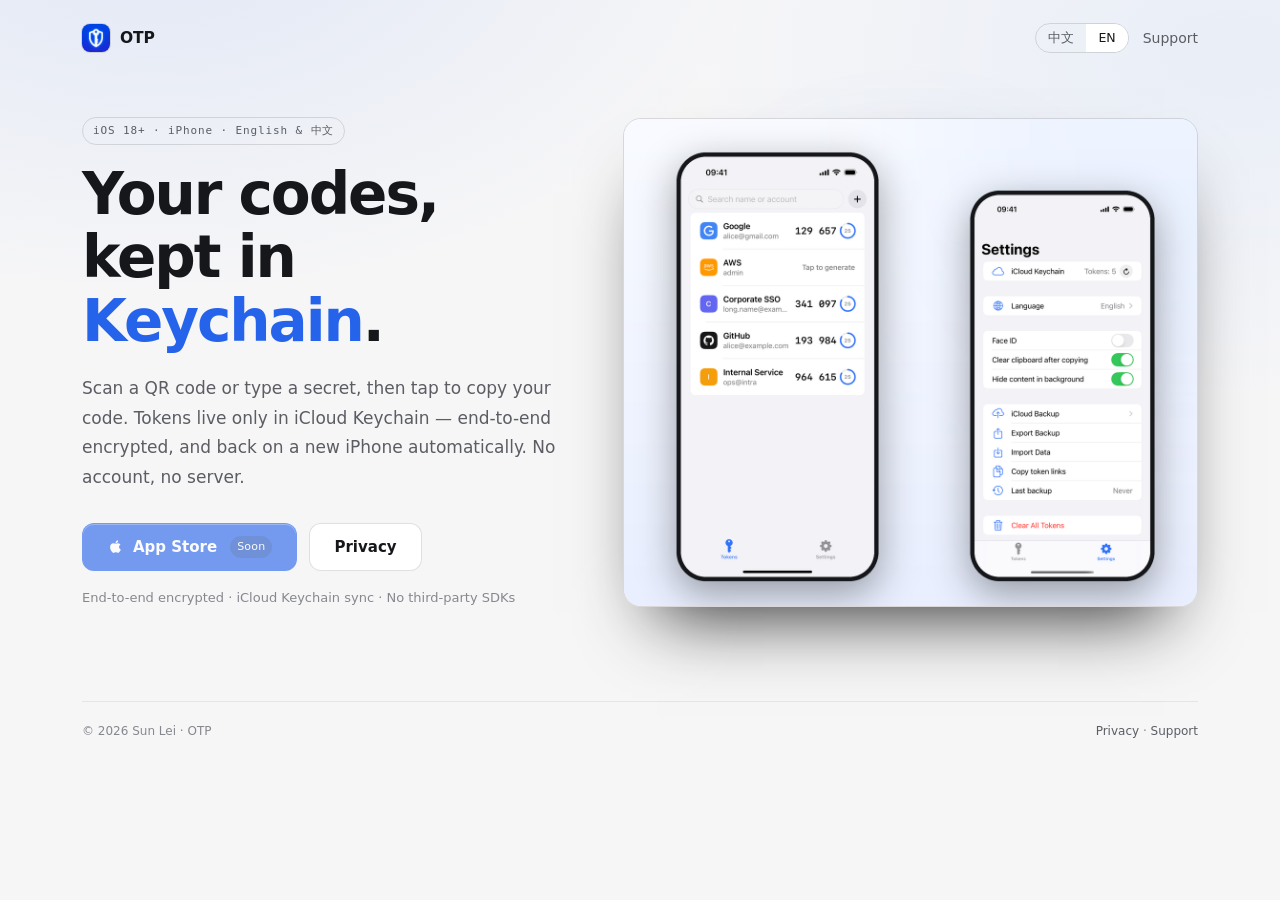
<file: site/index.html>
<!doctype html>
<html lang="zh-CN"
      data-title-zh="OTP — 验证码，只留在 iCloud 钥匙串里"
      data-title-en="OTP — your codes, kept in iCloud Keychain"
      data-desc-zh="OTP 是一款 iPhone 原生动态口令验证器：令牌只存在 iCloud 钥匙串，端到端加密、自动同步，不联网、不收集数据，支持中英文。"
      data-desc-en="OTP is a native iPhone authenticator whose tokens live only in iCloud Keychain: end-to-end encrypted, synced automatically, with no network access and no data collection."
      data-og-zh="https://redcarl.github.io/OTP/assets/screenshot-zh.png"
      data-og-en="https://redcarl.github.io/OTP/assets/screenshot-en.png">
<head>
<meta charset="utf-8" />
<meta name="viewport" content="width=device-width, initial-scale=1, viewport-fit=cover" />
<title>OTP — 验证码，只留在 iCloud 钥匙串里</title>
<meta name="description" content="OTP 是一款 iPhone 原生动态口令验证器：令牌只存在 iCloud 钥匙串，端到端加密、自动同步，不联网、不收集数据，支持中英文。" />
<meta name="theme-color" content="#0e0f10" media="(prefers-color-scheme: dark)" />
<meta name="theme-color" content="#f6f6f7" media="(prefers-color-scheme: light)" />
<link rel="icon" href="assets/icon.png" type="image/png" />
<link rel="stylesheet" href="assets/site.css" />
<link rel="canonical" href="https://redcarl.github.io/OTP/" />

<meta property="og:type" content="website" />
<meta property="og:url" content="https://redcarl.github.io/OTP/" />
<meta property="og:title" content="OTP — 验证码，只留在 iCloud 钥匙串里" />
<meta property="og:description" content="令牌只存在 iCloud 钥匙串，端到端加密、自动同步，不联网、不收集数据。" />
<meta property="og:image" content="https://redcarl.github.io/OTP/assets/screenshot-zh.png" />
<meta property="og:locale" content="zh_CN" />
</head>

<body>
<div class="wrap">

  <header class="nav">
    <a class="brand" href="index.html">
      <img src="assets/icon.png" width="28" height="28" alt="" />
      OTP
    </a>
    <div class="nav-right">
      <div class="lang" role="group" aria-label="Language / 语言">
        <button type="button" data-set-lang="zh" aria-pressed="true">中文</button>
        <button type="button" data-set-lang="en" aria-pressed="false">EN</button>
      </div>
      <a class="nav-link" href="support.html"><span data-zh>支持</span><span data-en hidden>Support</span></a>
    </div>
  </header>

  <main>
    <section class="hero">
      <div class="copy">
        <p class="eyebrow"><span data-zh>iOS 18+ · iPhone · 中英文界面</span><span data-en hidden>iOS 18+ · iPhone · English &amp; 中文</span></p>

        <h1>
          <span data-zh>验证码，<br />只留在<em>钥匙串</em>里。</span>
          <span data-en hidden>Your codes,<br />kept in <em>Keychain</em>.</span>
        </h1>

        <p class="lede">
          <span data-zh>扫码或手动添加，点一下复制验证码。令牌只存进 iCloud 钥匙串——端到端加密、换机自动回来。没有账号，也没有服务器。</span>
          <span data-en hidden>Scan a QR code or type a secret, then tap to copy your code. Tokens live only in iCloud Keychain — end-to-end encrypted, and back on a new iPhone automatically. No account, no server.</span>
        </p>

        <div class="actions">
          <!-- Replace the disabled span with https://apps.apple.com/app/id6835475936 once the app is live. -->
          <span class="btn btn-primary is-disabled" aria-disabled="true">
            <svg viewBox="0 0 24 24" fill="currentColor" aria-hidden="true"><path d="M17.05 20.28c-.98.95-2.05.8-3.08.35-1.09-.46-2.09-.48-3.24 0-1.44.62-2.2.44-3.06-.35C2.79 15.25 3.51 7.59 9.05 7.31c1.35.07 2.29.74 3.08.8 1.18-.24 2.31-.93 3.57-.84 1.51.12 2.65.72 3.4 1.8-3.12 1.87-2.38 5.98.48 7.13-.57 1.5-1.31 2.99-2.54 4.09zM12.03 7.25c-.15-2.23 1.66-4.07 3.74-4.25.29 2.58-2.34 4.5-3.74 4.25z"/></svg>
            App Store
            <span class="btn-badge" data-zh>即将上架</span><span class="btn-badge" data-en hidden>Soon</span>
          </span>
          <a class="btn btn-ghost" href="privacy.html"><span data-zh>隐私政策</span><span data-en hidden>Privacy</span></a>
        </div>

        <p class="hint">
          <span data-zh>端到端加密 · iCloud 钥匙串自动同步 · 无第三方 SDK</span>
          <span data-en hidden>End-to-end encrypted · iCloud Keychain sync · No third-party SDKs</span>
        </p>
      </div>

      <figure class="shot">
        <img data-zh src="assets/screenshot-zh.png" width="1200" height="1020"
             alt="OTP 界面：令牌列表、设置与添加令牌" />
        <img data-en hidden src="assets/screenshot-en.png" width="1200" height="1020"
             alt="OTP interface: token list, settings and add token" />
      </figure>
    </section>
  </main>

  <footer>
    <div class="row">
      <!-- 备案通过后把备案号补在这里：<a href="https://beian.miit.gov.cn/">鄂ICP备…号-…</a> -->
      <span data-zh>© 2026 孙磊 · otp令牌</span>
      <span data-en hidden>© 2026 Sun Lei · OTP</span>
      <span>
        <a href="privacy.html"><span data-zh>隐私政策</span><span data-en hidden>Privacy</span></a>
        ·
        <a href="support.html"><span data-zh>支持</span><span data-en hidden>Support</span></a>
      </span>
    </div>
  </footer>

</div>
<script src="assets/site.js" defer></script>
</body>
</html>
</file>
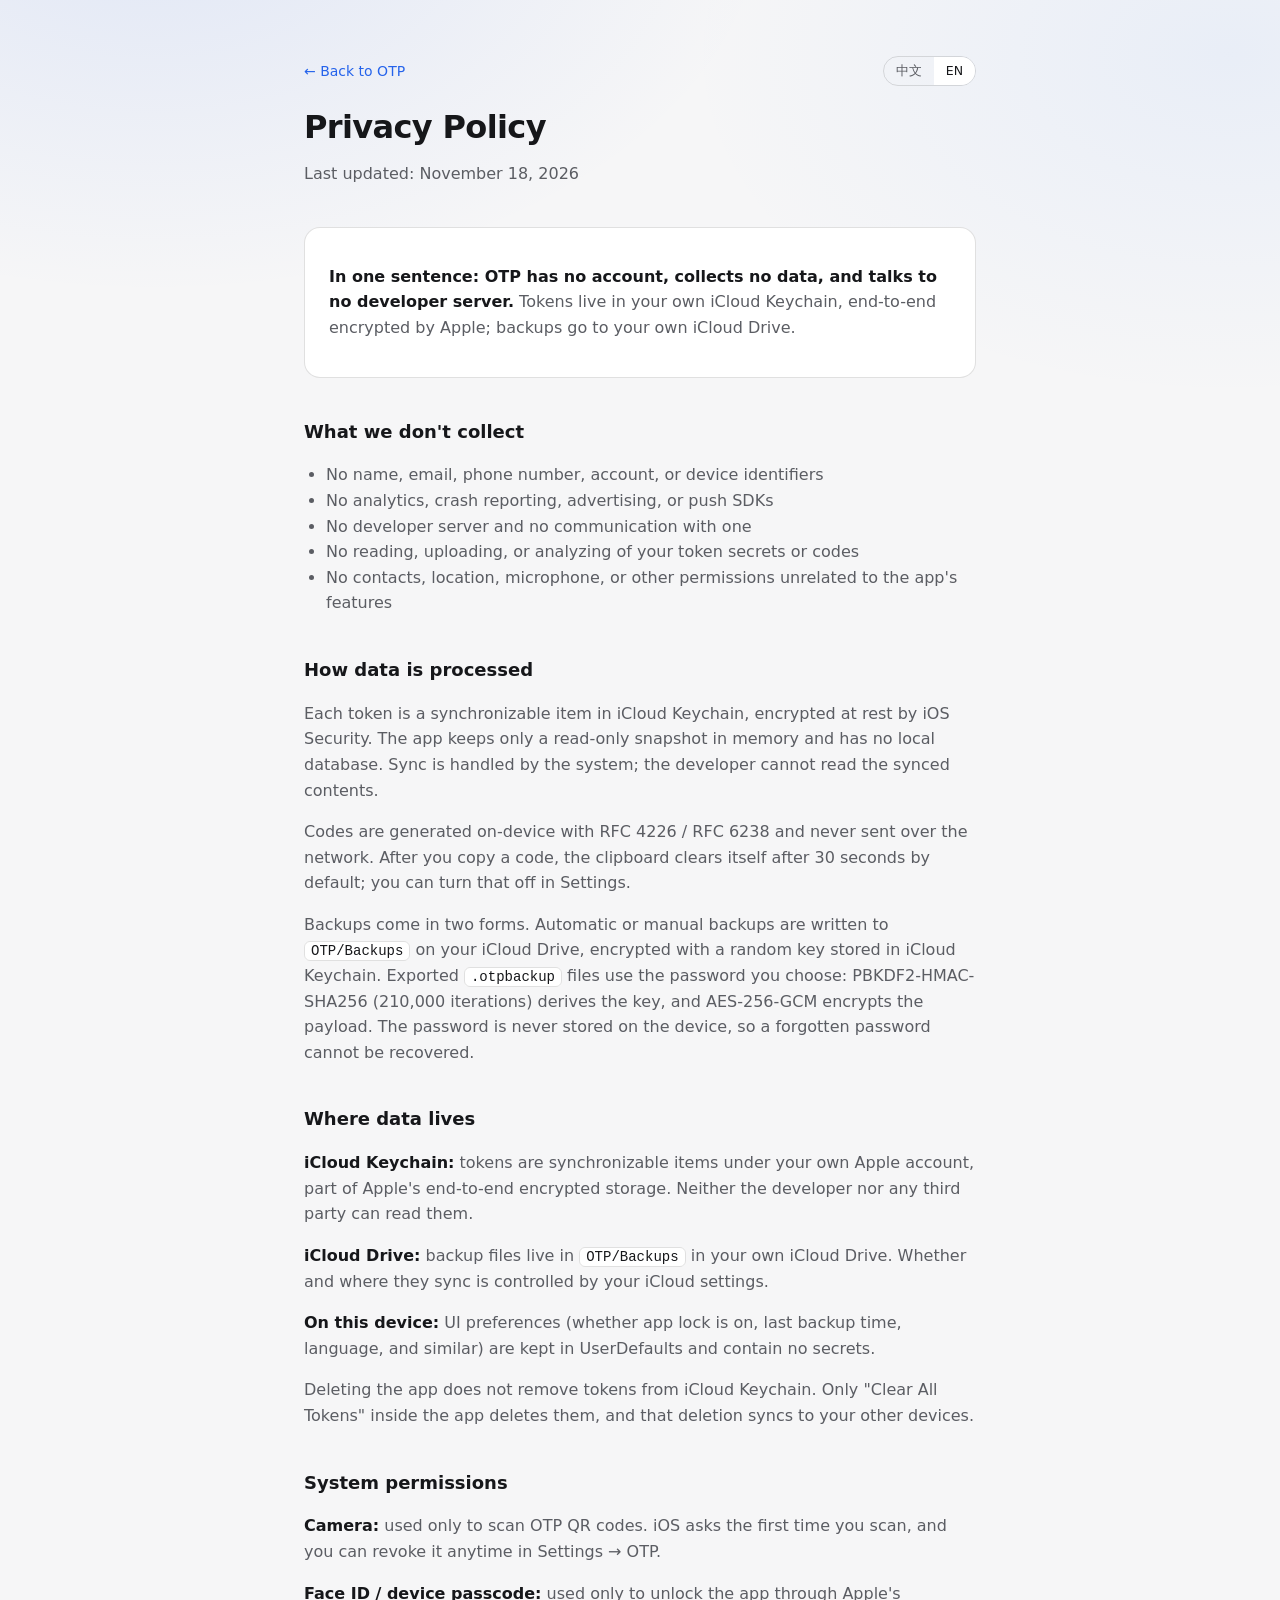
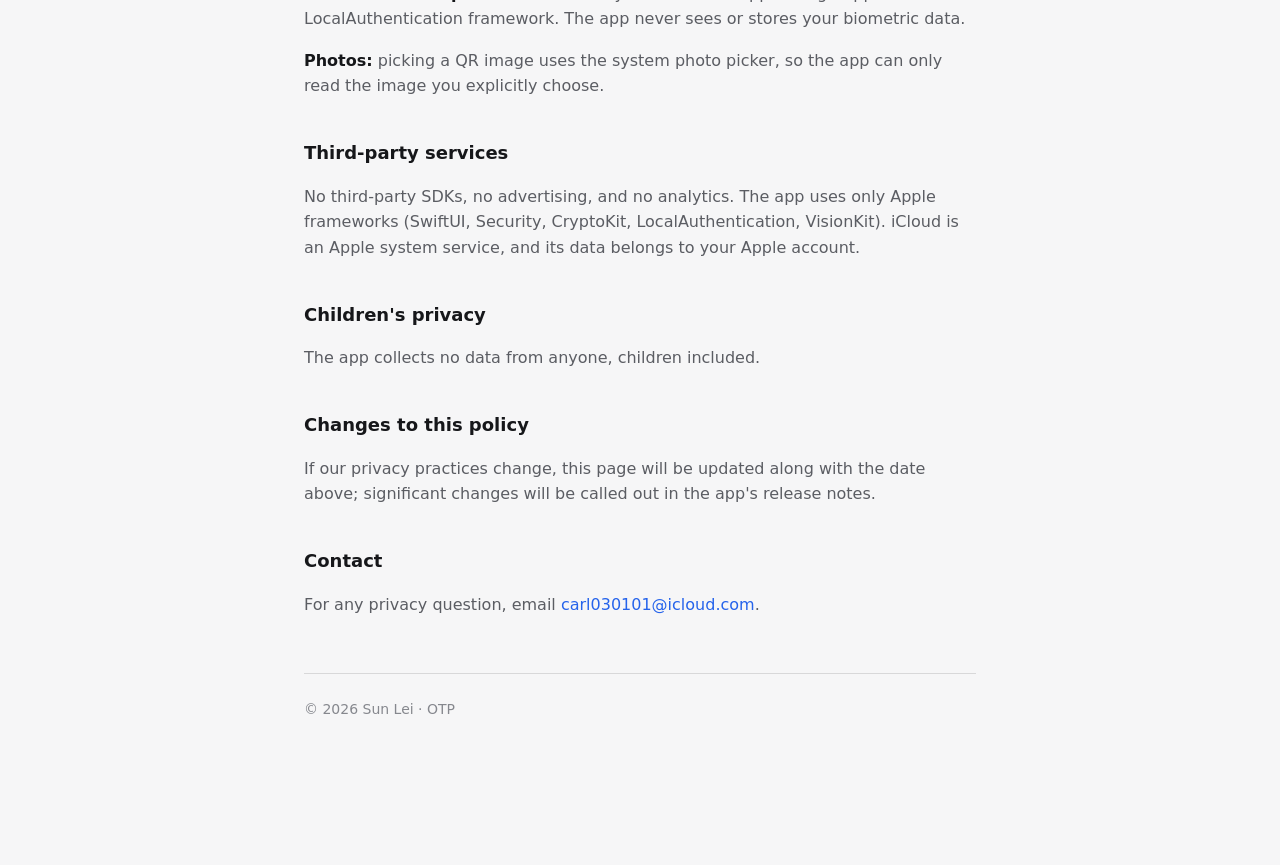
<file: site/privacy.html>
<!doctype html>
<html lang="zh-CN"
      data-title-zh="隐私政策 · OTP"
      data-title-en="Privacy Policy · OTP"
      data-desc-zh="OTP 隐私政策：不联网、不收集数据。令牌保存在 iCloud 钥匙串，由 Apple 端到端加密。"
      data-desc-en="OTP privacy policy: no network requests and no data collection. Tokens stay in iCloud Keychain, end-to-end encrypted by Apple.">
<head>
<meta charset="utf-8" />
<meta name="viewport" content="width=device-width, initial-scale=1" />
<title>隐私政策 · OTP</title>
<meta name="description" content="OTP 隐私政策：不联网、不收集数据。令牌保存在 iCloud 钥匙串，由 Apple 端到端加密。" />
<link rel="icon" href="assets/icon.png" type="image/png" />
<link rel="stylesheet" href="assets/site.css" />
<link rel="canonical" href="https://redcarl.github.io/OTP/privacy.html" />
</head>

<body class="doc">
<main>
  <div class="topbar">
    <a class="back" href="index.html"><span data-zh>← 返回 OTP</span><span data-en hidden>← Back to OTP</span></a>
    <div class="lang" role="group" aria-label="Language / 语言">
      <button type="button" data-set-lang="zh" aria-pressed="true">中文</button>
      <button type="button" data-set-lang="en" aria-pressed="false">EN</button>
    </div>
  </div>

  <!-- ========== 中文 ========== -->
  <section data-zh>
    <h1>隐私政策</h1>
    <p class="updated">最后更新：2026-11-18</p>

    <div class="card">
      <p><strong>一句话：OTP 不设账号、不收集任何数据，也不与开发者服务器通信。</strong>令牌保存在你自己的 iCloud 钥匙串里，由 Apple 端到端加密；备份写入你自己的 iCloud 云盘。</p>
    </div>

    <h2>我们不收集什么</h2>
    <ul>
      <li>不收集姓名、邮箱、手机号、账号或任何设备标识</li>
      <li>不包含统计、分析、崩溃上报、广告或推送 SDK</li>
      <li>不设自建服务端，不与开发者服务器通信</li>
      <li>不读取、上传或分析你的令牌密钥与验证码</li>
      <li>不申请通讯录、定位、麦克风等与功能无关的权限</li>
    </ul>

    <h2>数据如何被处理</h2>
    <p>每个令牌是 iCloud 钥匙串里的一条同步条目，由 iOS 的 Security 框架加密存储；App 只在内存里保留一份只读快照，没有本地数据库。同步由系统完成，开发者无法读取同步内容。</p>
    <p>验证码使用 RFC 4226 / RFC 6238 标准在本机计算，不经过网络。复制验证码后，剪贴板默认在 30 秒后清空，可在设置中关闭。</p>
    <p>备份有两种：自动或手动写入 iCloud 云盘 <code>OTP/Backups</code>，使用保存在 iCloud 钥匙串里的随机密钥加密；导出为 <code>.otpbackup</code> 文件时，使用你设置的密码，通过 PBKDF2-HMAC-SHA256（210,000 次迭代）派生密钥，再以 AES-256-GCM 加密。备份密码不会保存在设备上，忘记后无法恢复。</p>

    <h2>数据存在哪里</h2>
    <p><strong>iCloud 钥匙串：</strong>令牌作为同步条目保存在你本人的 Apple 账户下，属于 Apple 的端到端加密存储，开发者和其他第三方都无法读取。</p>
    <p><strong>iCloud 云盘：</strong>备份文件保存在你本人的 iCloud 云盘 <code>OTP/Backups</code> 目录，是否同步、同步到哪些设备由你的 iCloud 设置决定。</p>
    <p><strong>本机：</strong>界面偏好（是否开启解锁、上次备份时间、语言等）保存在 UserDefaults，不含密钥。</p>
    <p>卸载 App 不会删除 iCloud 钥匙串中的令牌；只有在 App 内「清空所有令牌」才会删除，并同步到其他设备。</p>

    <h2>系统权限</h2>
    <p><strong>相机：</strong>仅用于扫描 OTP 二维码。首次扫码时由系统询问，可随时在「设置 → OTP」里关闭。</p>
    <p><strong>面容 ID / 设备密码：</strong>仅用于解锁 App，通过系统的 LocalAuthentication 框架完成；App 不接触也不保存你的生物识别数据。</p>
    <p><strong>照片：</strong>选择二维码图片时使用系统照片选择器，App 只能读取你主动选中的图片。</p>

    <h2>第三方服务</h2>
    <p>没有第三方 SDK，也没有广告或分析服务。App 只使用 Apple 的系统框架（SwiftUI、Security、CryptoKit、LocalAuthentication、VisionKit）。iCloud 是 Apple 提供的系统服务，数据归属于你的 Apple 账户。</p>

    <h2>儿童隐私</h2>
    <p>App 不收集任何人的数据，自然也不收集儿童的数据。</p>

    <h2>政策变更</h2>
    <p>如果隐私实践有变化，本页会更新并修改上方日期；重大变化会在 App 更新说明中提示。</p>

    <h2>联系我们</h2>
    <p>任何隐私相关问题，发邮件到 <a href="mailto:carl030101@icloud.com">carl030101@icloud.com</a>。</p>
  </section>

  <!-- ========== English ========== -->
  <section data-en hidden>
    <h1>Privacy Policy</h1>
    <p class="updated">Last updated: November 18, 2026</p>

    <div class="card">
      <p><strong>In one sentence: OTP has no account, collects no data, and talks to no developer server.</strong> Tokens live in your own iCloud Keychain, end-to-end encrypted by Apple; backups go to your own iCloud Drive.</p>
    </div>

    <h2>What we don't collect</h2>
    <ul>
      <li>No name, email, phone number, account, or device identifiers</li>
      <li>No analytics, crash reporting, advertising, or push SDKs</li>
      <li>No developer server and no communication with one</li>
      <li>No reading, uploading, or analyzing of your token secrets or codes</li>
      <li>No contacts, location, microphone, or other permissions unrelated to the app's features</li>
    </ul>

    <h2>How data is processed</h2>
    <p>Each token is a synchronizable item in iCloud Keychain, encrypted at rest by iOS Security. The app keeps only a read-only snapshot in memory and has no local database. Sync is handled by the system; the developer cannot read the synced contents.</p>
    <p>Codes are generated on-device with RFC 4226 / RFC 6238 and never sent over the network. After you copy a code, the clipboard clears itself after 30 seconds by default; you can turn that off in Settings.</p>
    <p>Backups come in two forms. Automatic or manual backups are written to <code>OTP/Backups</code> on your iCloud Drive, encrypted with a random key stored in iCloud Keychain. Exported <code>.otpbackup</code> files use the password you choose: PBKDF2-HMAC-SHA256 (210,000 iterations) derives the key, and AES-256-GCM encrypts the payload. The password is never stored on the device, so a forgotten password cannot be recovered.</p>

    <h2>Where data lives</h2>
    <p><strong>iCloud Keychain:</strong> tokens are synchronizable items under your own Apple account, part of Apple's end-to-end encrypted storage. Neither the developer nor any third party can read them.</p>
    <p><strong>iCloud Drive:</strong> backup files live in <code>OTP/Backups</code> in your own iCloud Drive. Whether and where they sync is controlled by your iCloud settings.</p>
    <p><strong>On this device:</strong> UI preferences (whether app lock is on, last backup time, language, and similar) are kept in UserDefaults and contain no secrets.</p>
    <p>Deleting the app does not remove tokens from iCloud Keychain. Only "Clear All Tokens" inside the app deletes them, and that deletion syncs to your other devices.</p>

    <h2>System permissions</h2>
    <p><strong>Camera:</strong> used only to scan OTP QR codes. iOS asks the first time you scan, and you can revoke it anytime in Settings → OTP.</p>
    <p><strong>Face ID / device passcode:</strong> used only to unlock the app through Apple's LocalAuthentication framework. The app never sees or stores your biometric data.</p>
    <p><strong>Photos:</strong> picking a QR image uses the system photo picker, so the app can only read the image you explicitly choose.</p>

    <h2>Third-party services</h2>
    <p>No third-party SDKs, no advertising, and no analytics. The app uses only Apple frameworks (SwiftUI, Security, CryptoKit, LocalAuthentication, VisionKit). iCloud is an Apple system service, and its data belongs to your Apple account.</p>

    <h2>Children's privacy</h2>
    <p>The app collects no data from anyone, children included.</p>

    <h2>Changes to this policy</h2>
    <p>If our privacy practices change, this page will be updated along with the date above; significant changes will be called out in the app's release notes.</p>

    <h2>Contact</h2>
    <p>For any privacy question, email <a href="mailto:carl030101@icloud.com">carl030101@icloud.com</a>.</p>
  </section>

  <footer>
    <!-- 备案通过后在这里补备案号：<a href="https://beian.miit.gov.cn/">鄂ICP备…号-…</a> -->
    <span data-zh>© 2026 孙磊 · otp令牌</span>
    <span data-en hidden>© 2026 Sun Lei · OTP</span>
  </footer>
</main>
<script src="assets/site.js" defer></script>
</body>
</html>
</file>
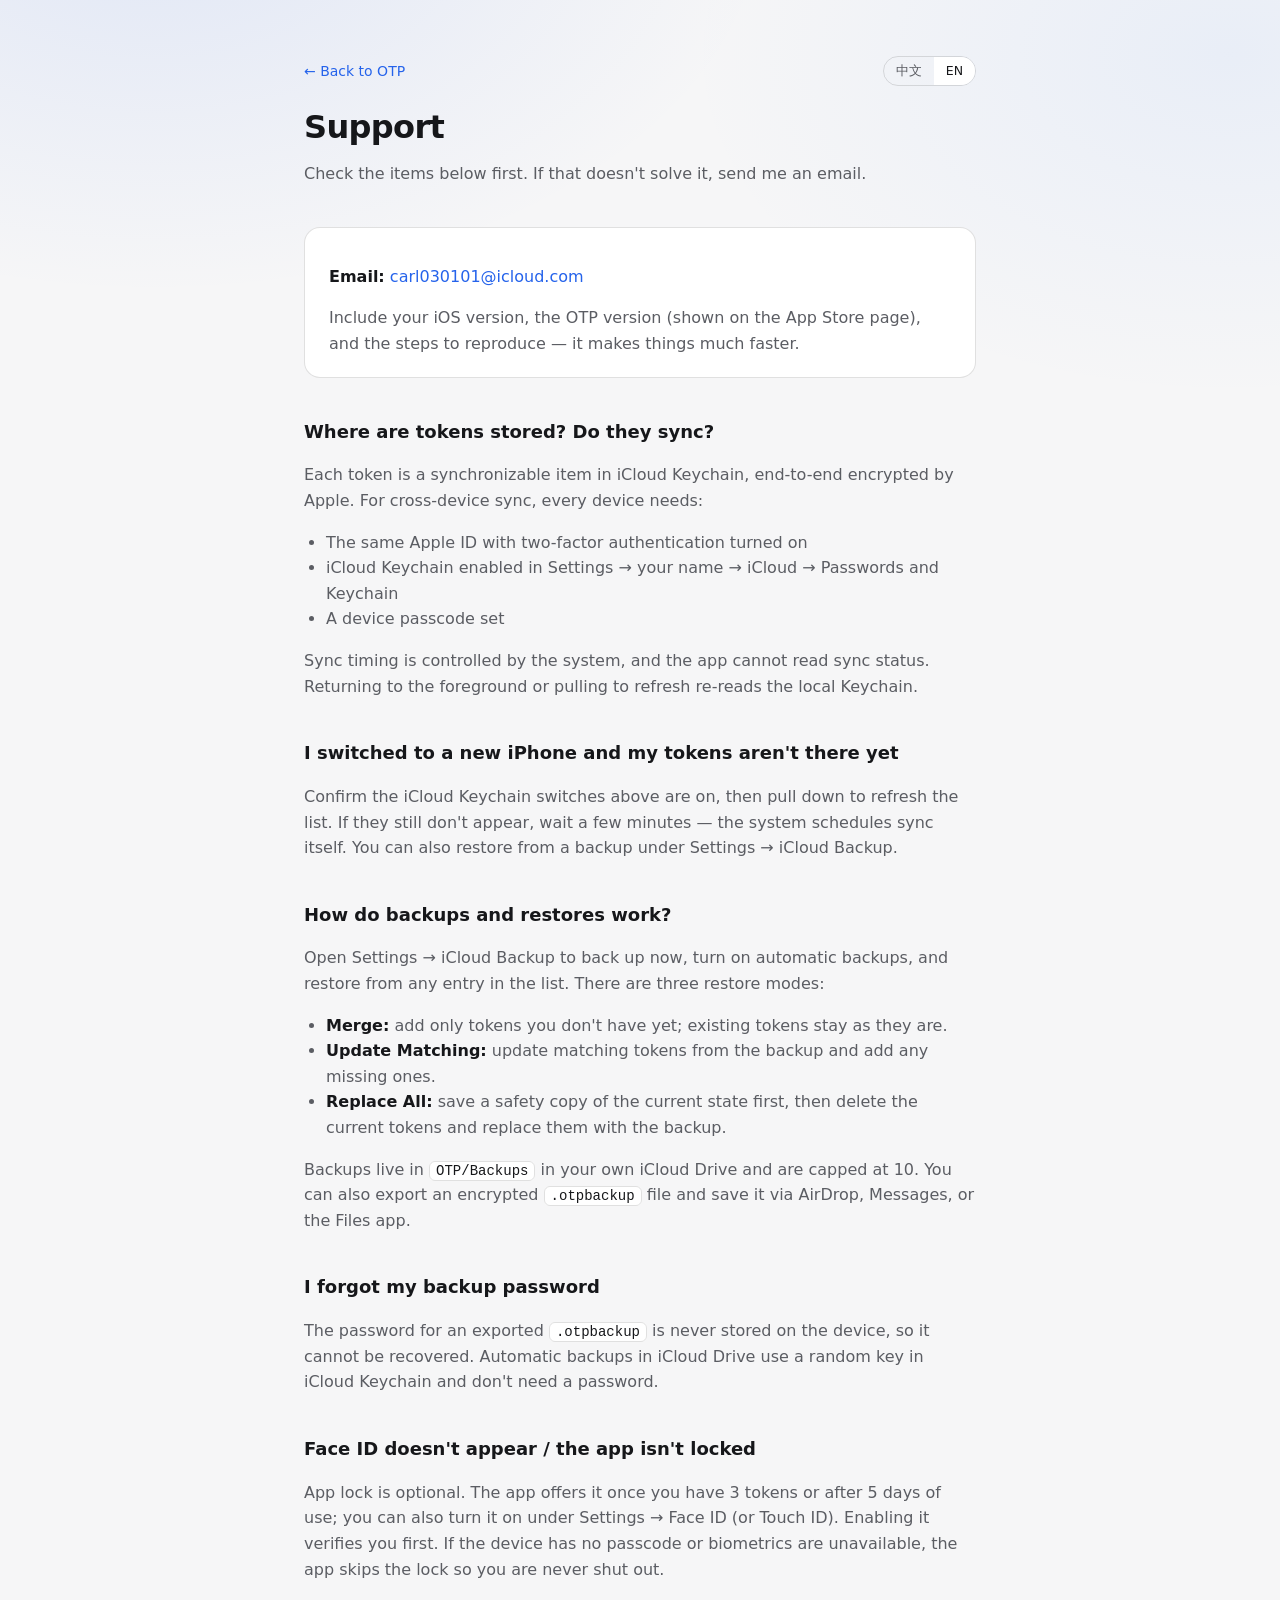
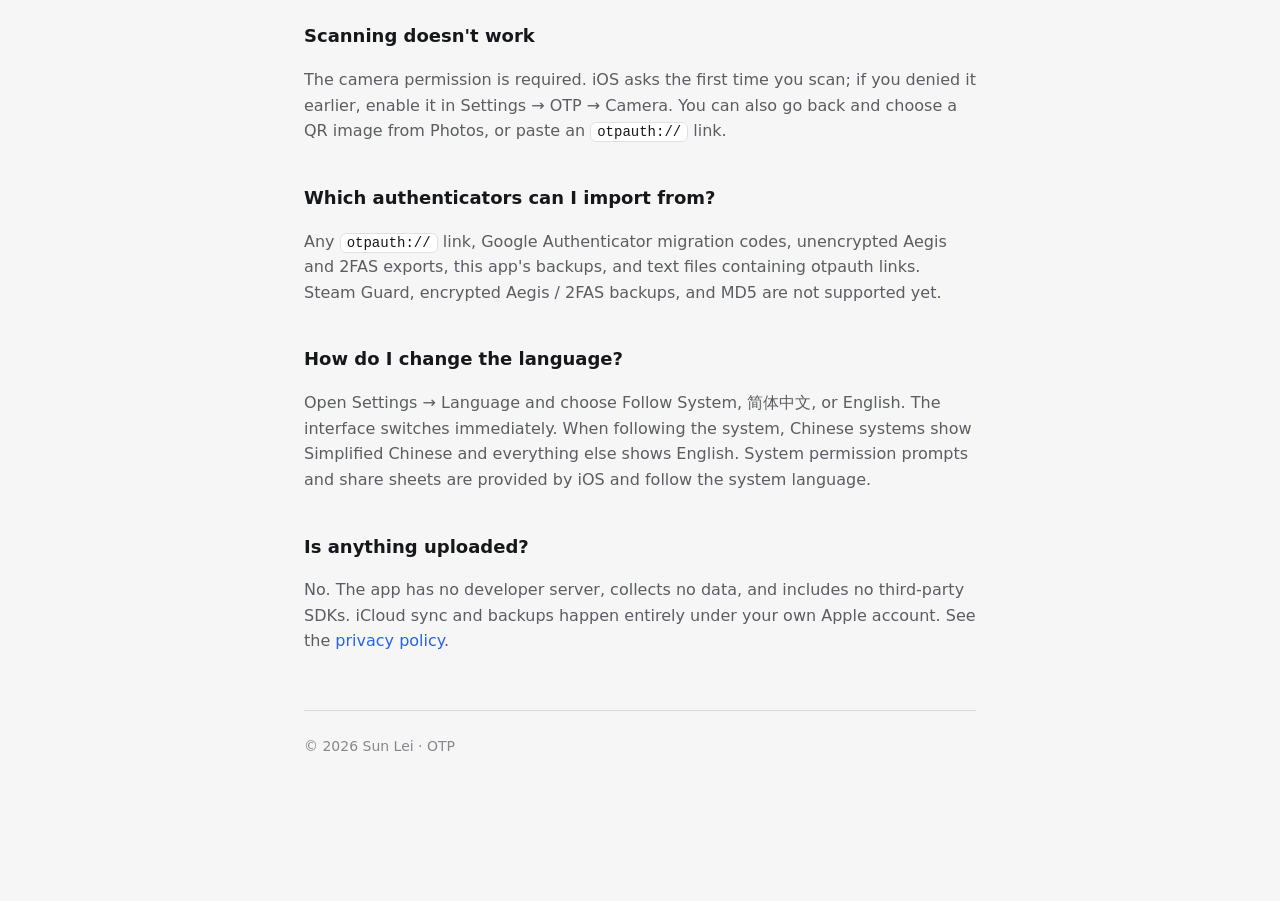
<file: site/support.html>
<!doctype html>
<html lang="zh-CN"
      data-title-zh="支持 · OTP"
      data-title-en="Support · OTP"
      data-desc-zh="OTP 使用支持与常见问题：iCloud 钥匙串同步、备份恢复、Face ID、导入与语言切换。"
      data-desc-en="OTP support and FAQ: iCloud Keychain sync, backup and restore, Face ID, importing, and language switching.">
<head>
<meta charset="utf-8" />
<meta name="viewport" content="width=device-width, initial-scale=1" />
<title>支持 · OTP</title>
<meta name="description" content="OTP 使用支持与常见问题：iCloud 钥匙串同步、备份恢复、Face ID、导入与语言切换。" />
<link rel="icon" href="assets/icon.png" type="image/png" />
<link rel="stylesheet" href="assets/site.css" />
<link rel="canonical" href="https://redcarl.github.io/OTP/support.html" />
</head>

<body class="doc">
<main>
  <div class="topbar">
    <a class="back" href="index.html"><span data-zh>← 返回 OTP</span><span data-en hidden>← Back to OTP</span></a>
    <div class="lang" role="group" aria-label="Language / 语言">
      <button type="button" data-set-lang="zh" aria-pressed="true">中文</button>
      <button type="button" data-set-lang="en" aria-pressed="false">EN</button>
    </div>
  </div>

  <!-- ========== 中文 ========== -->
  <section data-zh>
    <h1>支持</h1>
    <p class="updated">遇到问题先看下面几条，没解决就写信给我。</p>

    <div class="card">
      <p><strong>联系邮箱：</strong><a href="mailto:carl030101@icloud.com">carl030101@icloud.com</a></p>
      <p style="margin-bottom:0">写信时附上 iOS 版本、OTP 版本（App Store 页面能看到）和复现步骤，会快很多。</p>
    </div>

    <h2>令牌存在哪？会同步吗？</h2>
    <p>每个令牌都是 iCloud 钥匙串里的一条同步条目，由 Apple 端到端加密。要跨设备同步，需要所有设备满足：</p>
    <ul>
      <li>登录同一个 Apple ID，并开启双重认证</li>
      <li>在「设置 → 你的名字 → iCloud → 密码与钥匙串」里开启 iCloud 钥匙串</li>
      <li>设备设置了锁屏密码</li>
    </ul>
    <p>同步时机由系统决定，App 无法读取同步状态。回到前台或下拉刷新会重新读本机钥匙串。</p>

    <h2>换了新 iPhone，令牌没有立刻出现？</h2>
    <p>先确认上面的 iCloud 钥匙串开关都已打开，然后在列表下拉刷新；如果仍然没有，等几分钟再试。系统会自行安排同步。也可以用「设置 → iCloud 备份」里的备份恢复。</p>

    <h2>怎么备份和恢复？</h2>
    <p>打开「设置 → iCloud 备份」，可以立即备份、开启自动备份，并在下方列表里点某条备份恢复。恢复有三种方式：</p>
    <ul>
      <li><strong>增量合并：</strong>只添加当前没有的令牌，已有令牌保持不动。</li>
      <li><strong>更新同项：</strong>同一条目用备份内容更新，并补充缺失的令牌。</li>
      <li><strong>完全替换：</strong>先自动保存一份当前状态作安全副本，再删除当前令牌并用备份替换。</li>
    </ul>
    <p>备份保存在你本人的 iCloud 云盘 <code>OTP/Backups</code>，最多保留 10 份。也可以「导出备份」生成加密的 <code>.otpbackup</code> 文件，通过 AirDrop、微信或文件 App 保存。</p>

    <h2>忘记备份密码了怎么办？</h2>
    <p>导出的 <code>.otpbackup</code> 密码不会保存在设备上，忘记后无法恢复。iCloud 云盘里的自动备份使用 iCloud 钥匙串中的随机密钥，不需要密码。</p>

    <h2>Face ID 没有弹出来 / App 没锁？</h2>
    <p>App 锁是可选的。首次添加 3 个令牌或使用 5 天后，App 会主动询问一次；也可以在「设置 → Face ID（或 Touch ID）」里手动开启。开启时会先验证一次身份。设备没有设置锁屏密码或生物识别不可用时，App 会跳过锁定，避免把人挡在外面。</p>

    <h2>扫码没有反应？</h2>
    <p>需要「相机」权限。首次扫码时系统会询问；如果之前拒绝过，请到「设置 → OTP → 相机」打开。也可以返回后从相册选择二维码图片，或直接粘贴 <code>otpauth://</code> 链接。</p>

    <h2>支持从哪些认证器导入？</h2>
    <p>支持任意 <code>otpauth://</code> 链接、Google Authenticator 迁移码、未加密的 Aegis 与 2FAS 导出、本 App 的备份文件，以及包含 otpauth 链接的文本。暂不支持 Steam Guard、加密的 Aegis / 2FAS 备份和 MD5 算法。</p>

    <h2>怎么切换语言？</h2>
    <p>打开「设置 → 语言」，可选「跟随系统」「简体中文」「English」。选择后界面立即切换。跟随系统时，中文系统显示简体中文，其他语言显示 English。系统权限弹窗和分享面板由 iOS 提供，语言跟随系统设置。</p>

    <h2>数据会被上传吗？</h2>
    <p>不会。App 没有自建服务端，不收集数据，也不包含第三方 SDK。iCloud 同步与备份都在你自己的 Apple 账户下完成。详见 <a href="privacy.html">隐私政策</a>。</p>
  </section>

  <!-- ========== English ========== -->
  <section data-en hidden>
    <h1>Support</h1>
    <p class="updated">Check the items below first. If that doesn't solve it, send me an email.</p>

    <div class="card">
      <p><strong>Email:</strong> <a href="mailto:carl030101@icloud.com">carl030101@icloud.com</a></p>
      <p style="margin-bottom:0">Include your iOS version, the OTP version (shown on the App Store page), and the steps to reproduce — it makes things much faster.</p>
    </div>

    <h2>Where are tokens stored? Do they sync?</h2>
    <p>Each token is a synchronizable item in iCloud Keychain, end-to-end encrypted by Apple. For cross-device sync, every device needs:</p>
    <ul>
      <li>The same Apple ID with two-factor authentication turned on</li>
      <li>iCloud Keychain enabled in Settings → your name → iCloud → Passwords and Keychain</li>
      <li>A device passcode set</li>
    </ul>
    <p>Sync timing is controlled by the system, and the app cannot read sync status. Returning to the foreground or pulling to refresh re-reads the local Keychain.</p>

    <h2>I switched to a new iPhone and my tokens aren't there yet</h2>
    <p>Confirm the iCloud Keychain switches above are on, then pull down to refresh the list. If they still don't appear, wait a few minutes — the system schedules sync itself. You can also restore from a backup under Settings → iCloud Backup.</p>

    <h2>How do backups and restores work?</h2>
    <p>Open Settings → iCloud Backup to back up now, turn on automatic backups, and restore from any entry in the list. There are three restore modes:</p>
    <ul>
      <li><strong>Merge:</strong> add only tokens you don't have yet; existing tokens stay as they are.</li>
      <li><strong>Update Matching:</strong> update matching tokens from the backup and add any missing ones.</li>
      <li><strong>Replace All:</strong> save a safety copy of the current state first, then delete the current tokens and replace them with the backup.</li>
    </ul>
    <p>Backups live in <code>OTP/Backups</code> in your own iCloud Drive and are capped at 10. You can also export an encrypted <code>.otpbackup</code> file and save it via AirDrop, Messages, or the Files app.</p>

    <h2>I forgot my backup password</h2>
    <p>The password for an exported <code>.otpbackup</code> is never stored on the device, so it cannot be recovered. Automatic backups in iCloud Drive use a random key in iCloud Keychain and don't need a password.</p>

    <h2>Face ID doesn't appear / the app isn't locked</h2>
    <p>App lock is optional. The app offers it once you have 3 tokens or after 5 days of use; you can also turn it on under Settings → Face ID (or Touch ID). Enabling it verifies you first. If the device has no passcode or biometrics are unavailable, the app skips the lock so you are never shut out.</p>

    <h2>Scanning doesn't work</h2>
    <p>The camera permission is required. iOS asks the first time you scan; if you denied it earlier, enable it in Settings → OTP → Camera. You can also go back and choose a QR image from Photos, or paste an <code>otpauth://</code> link.</p>

    <h2>Which authenticators can I import from?</h2>
    <p>Any <code>otpauth://</code> link, Google Authenticator migration codes, unencrypted Aegis and 2FAS exports, this app's backups, and text files containing otpauth links. Steam Guard, encrypted Aegis / 2FAS backups, and MD5 are not supported yet.</p>

    <h2>How do I change the language?</h2>
    <p>Open Settings → Language and choose Follow System, 简体中文, or English. The interface switches immediately. When following the system, Chinese systems show Simplified Chinese and everything else shows English. System permission prompts and share sheets are provided by iOS and follow the system language.</p>

    <h2>Is anything uploaded?</h2>
    <p>No. The app has no developer server, collects no data, and includes no third-party SDKs. iCloud sync and backups happen entirely under your own Apple account. See the <a href="privacy.html">privacy policy</a>.</p>
  </section>

  <footer>
    <!-- 备案通过后在这里补备案号：<a href="https://beian.miit.gov.cn/">鄂ICP备…号-…</a> -->
    <span data-zh>© 2026 孙磊 · otp令牌</span>
    <span data-en hidden>© 2026 Sun Lei · OTP</span>
  </footer>
</main>
<script src="assets/site.js" defer></script>
</body>
</html>
</file>
<file: site/assets/site.css>
/* OTP site — shared styles, matching the Liteshot site layout. */
:root {
  --bg: #0e0f10;
  --fg: #f3f4f5;
  --muted: #a4a6ab;
  --faint: #7b7e84;
  --line: rgba(255, 255, 255, 0.11);
  --line-soft: rgba(255, 255, 255, 0.06);
  --panel: rgba(255, 255, 255, 0.04);
  --panel-hi: rgba(255, 255, 255, 0.07);
  --brand: #79a9ff;
  --brand-ink: #06152e;
  --brand-soft: rgba(121, 169, 255, 0.13);
  --brand-line: rgba(121, 169, 255, 0.30);
  --radius: 16px;
  --font: -apple-system, BlinkMacSystemFont, "SF Pro Text", "Segoe UI",
    "PingFang SC", "Hiragino Sans GB", "Microsoft YaHei", system-ui, sans-serif;
  --mono: ui-monospace, SFMono-Regular, "SF Mono", Menlo, Consolas, monospace;
  color-scheme: dark;
}

@media (prefers-color-scheme: light) {
  :root {
    --bg: #f6f6f7;
    --fg: #16171a;
    --muted: #5b5d63;
    --faint: #86888e;
    --line: rgba(0, 0, 0, 0.12);
    --line-soft: rgba(0, 0, 0, 0.07);
    --panel: #ffffff;
    --panel-hi: #fbfbfc;
    --brand: #2563eb;
    --brand-ink: #ffffff;
    --brand-soft: rgba(37, 99, 235, 0.09);
    --brand-line: rgba(37, 99, 235, 0.28);
    color-scheme: light;
  }
}

* { box-sizing: border-box; }

body {
  margin: 0;
  background: var(--bg);
  color: var(--fg);
  font-family: var(--font);
  line-height: 1.6;
  -webkit-font-smoothing: antialiased;
  background-image:
    radial-gradient(1000px 620px at 12% -10%, rgba(121, 169, 255, 0.13), transparent 62%),
    radial-gradient(820px 520px at 96% 6%, rgba(96, 165, 250, 0.07), transparent 66%);
  background-repeat: no-repeat;
  background-attachment: fixed;
}

@media (prefers-color-scheme: light) {
  body {
    background-image:
      radial-gradient(1000px 620px at 12% -10%, rgba(37, 99, 235, 0.10), transparent 62%),
      radial-gradient(820px 520px at 96% 6%, rgba(59, 130, 246, 0.07), transparent 66%);
  }
}

a { color: inherit; text-decoration: none; }
img { max-width: 100%; height: auto; display: block; }

:focus-visible {
  outline: 2px solid var(--brand);
  outline-offset: 3px;
  border-radius: 8px;
}

[hidden] { display: none !important; }

.wrap {
  width: 100%;
  max-width: 1180px;
  margin: 0 auto;
  padding: 0 32px;
}

/* ---------- 顶栏 ---------- */

.nav {
  display: flex;
  align-items: center;
  justify-content: space-between;
  gap: 16px;
  height: 76px;
}

.brand {
  display: inline-flex;
  align-items: center;
  gap: 10px;
  font-size: 15.5px;
  font-weight: 600;
  letter-spacing: -0.01em;
}

.brand img {
  width: 28px;
  height: 28px;
  border-radius: 8px;
  background: #f3f4f5;
  box-shadow: 0 0 0 1px var(--line);
}

.brand-sub {
  color: var(--muted);
  font-weight: 500;
}

.nav-link {
  font-size: 14px;
  color: var(--muted);
  transition: color 0.18s ease;
}
.nav-link:hover { color: var(--fg); }

.nav-right { display: flex; align-items: center; gap: 14px; }

.lang {
  display: inline-flex;
  border: 1px solid var(--line);
  border-radius: 999px;
  overflow: hidden;
}
.lang button {
  appearance: none; border: 0; background: transparent; color: var(--muted);
  font: inherit; font-size: 12.5px; padding: 4px 12px; cursor: pointer;
  transition: background 0.18s ease, color 0.18s ease;
}
.lang button:hover { color: var(--fg); }
.lang button[aria-pressed="true"] { background: var(--panel); color: var(--fg); }

/* ---------- 首屏：左文字 / 右预览 ---------- */

.hero {
  display: grid;
  grid-template-columns: 0.92fr 1.08fr;
  align-items: center;
  gap: 52px;
  padding: 40px 0 64px;
}

.eyebrow {
  display: inline-block;
  margin: 0 0 18px;
  padding: 4px 10px;
  border: 1px solid var(--line);
  border-radius: 999px;
  font-family: var(--mono);
  font-size: 11px;
  letter-spacing: 0.08em;
  color: var(--muted);
  text-transform: none;
}

h1 {
  margin: 0;
  font-size: clamp(36px, 4.6vw, 58px);
  line-height: 1.1;
  letter-spacing: -0.035em;
  font-weight: 700;
}

h1 em {
  font-style: normal;
  color: var(--brand);
}

.lede {
  margin: 20px 0 0;
  max-width: 34em;
  font-size: clamp(15px, 1.4vw, 17px);
  line-height: 1.75;
  color: var(--muted);
}

.actions {
  display: flex;
  flex-wrap: wrap;
  align-items: center;
  gap: 12px;
  margin-top: 30px;
}

.btn {
  display: inline-flex;
  align-items: center;
  justify-content: center;
  gap: 9px;
  height: 48px;
  padding: 0 24px;
  border-radius: 12px;
  border: 1px solid transparent;
  font-size: 15px;
  font-weight: 600;
  font-family: inherit;
  white-space: nowrap;
  transition: transform 0.18s ease, background 0.18s ease, border-color 0.18s ease;
}

.btn svg { width: 17px; height: 17px; }

.btn-primary {
  background: var(--brand);
  color: var(--brand-ink);
  box-shadow: inset 0 1px 0 rgba(255, 255, 255, 0.28);
}
.btn-primary:hover { transform: translateY(-1px); }

.btn-ghost {
  background: var(--panel);
  border-color: var(--line);
  color: var(--fg);
}
.btn-ghost:hover { background: var(--panel-hi); transform: translateY(-1px); }

.btn.is-disabled {
  opacity: 0.62;
  cursor: default;
}
.btn.is-disabled:hover { transform: none; }

.btn-badge {
  margin-left: 4px;
  padding: 2px 7px;
  border-radius: 999px;
  background: rgba(0, 0, 0, 0.16);
  font-size: 11px;
  font-weight: 500;
  letter-spacing: 0.02em;
}

.hint {
  margin: 16px 0 0;
  font-size: 13px;
  color: var(--faint);
  line-height: 1.7;
}

/* 预览图 */
.shot {
  position: relative;
  margin: 0;
}

.shot::before {
  content: "";
  position: absolute;
  inset: -28px -20px -36px;
  background: radial-gradient(60% 60% at 50% 40%, var(--brand-soft), transparent 72%);
  filter: blur(22px);
  z-index: 0;
  pointer-events: none;
}

.shot img {
  position: relative;
  z-index: 1;
  width: 100%;
  border-radius: 18px;
  border: 1px solid var(--line);
  box-shadow:
    0 40px 70px -34px rgba(0, 0, 0, 0.85),
    inset 0 1px 0 rgba(255, 255, 255, 0.06);
}

/* ---------- 文档页：隐私 / 支持 ---------- */

.doc main {
  max-width: 720px;
  margin: 0 auto;
  padding: 56px 24px 96px;
}

.doc a { color: var(--brand); }
.doc a:hover { text-decoration: underline; }

.topbar {
  display: flex;
  align-items: center;
  justify-content: space-between;
  gap: 16px;
  margin-bottom: 24px;
}

.back { font-size: 14px; color: var(--muted); }
.back:hover { text-decoration: none !important; color: var(--fg); }

.doc h1 {
  font-size: 32px;
  letter-spacing: -0.02em;
  margin: 8px 0;
}

.updated {
  color: var(--faint);
  font-size: 14px;
  margin-bottom: 40px;
}

.doc h2 {
  font-size: 18px;
  margin: 40px 0 12px;
}

.doc p, .doc li {
  color: var(--muted);
  font-size: 16px;
}

.doc strong { color: var(--fg); font-weight: 600; }
.doc ul { padding-left: 22px; }

.doc code {
  font-family: var(--mono);
  font-size: 14px;
  background: var(--panel);
  border: 1px solid var(--line);
  border-radius: 6px;
  padding: 1px 6px;
  color: var(--fg);
}

.card {
  background: var(--panel);
  border: 1px solid var(--line);
  border-radius: var(--radius);
  padding: 20px 24px;
  margin: 24px 0;
}

.doc footer {
  margin-top: 56px;
  padding-top: 24px;
  border-top: 1px solid var(--line);
  color: var(--faint);
  font-size: 14px;
}

/* ---------- 页脚 ---------- */

footer {
  padding: 28px 0 48px;
  font-size: 12px;
  color: var(--faint);
}

footer .row {
  display: flex;
  justify-content: space-between;
  gap: 16px;
  flex-wrap: wrap;
  border-top: 1px solid var(--line-soft);
  padding-top: 20px;
}

footer a { color: var(--muted); }
footer a:hover { color: var(--fg); }

/* ---------- 响应式 ---------- */

@media (max-width: 940px) {
  .hero {
    grid-template-columns: 1fr;
    gap: 36px;
    padding: 32px 0 56px;
  }
  .shot { order: 2; }
}

@media (max-width: 520px) {
  .wrap { padding: 0 20px; }
  .nav { height: 64px; }
  .actions .btn { flex: 1 1 100%; }
  .doc main { padding: 40px 20px 72px; }
  .doc h1 { font-size: 28px; }
}
</file>
